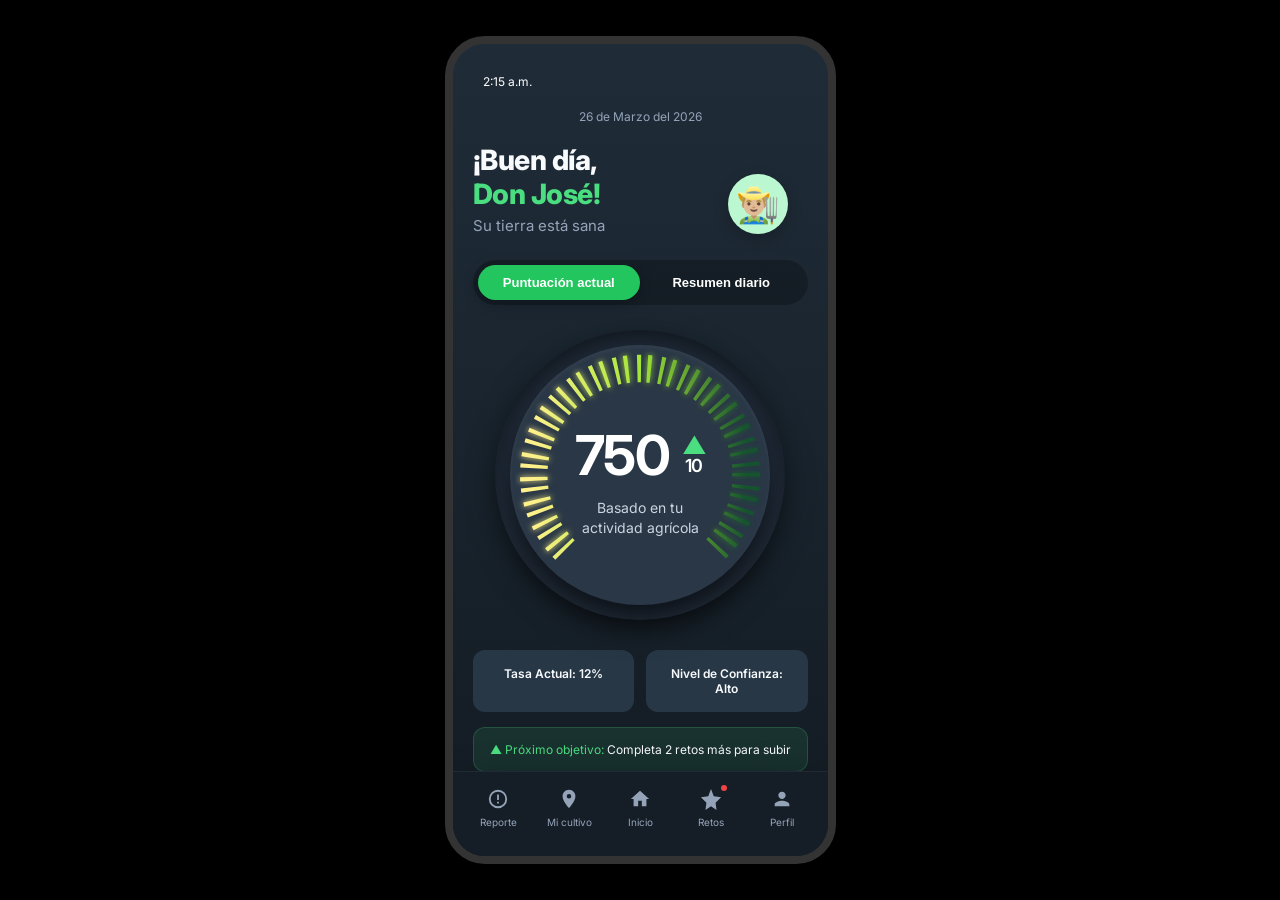
<file: AgriScoreApp/index.html>
<!DOCTYPE html>
<html lang="es">
<head>
    <meta charset="UTF-8">
    <meta name="viewport" content="width=device-width, initial-scale=1.0">
    <title>AgriScore App</title>
    <link href="https://fonts.googleapis.com/css2?family=Inter:wght@400;500;600;700;800&display=swap" rel="stylesheet">
    <link rel="stylesheet" href="style.css">
    
</head>
<body>

    <div class="mobile-frame">
        <div id="app-content">
            <div id="reloj" class="hora">
                --:--

            </div>
            <!-- VISTA: INICIO -->
            <section id="inicio" class="tab-content active">
                <span class="date">26 de Marzo del 2026</span>
                <div style="position: relative;">
                    <h1>¡Buen día,<br><span class="highlight">Don José!</span></h1>
                    <p class="subtitle text-muted">Su tierra está sana</p>
                    <div class="avatar">👨🏼‍🌾</div>
                </div>
                

                <!-- Botones de alternancia interna -->
                <div class="toggle-box">
                    <div class="toggle-indicator"></div>
                    <button class="toggle-btn active" data-subtab="puntuacion">Puntuación actual</button>
                    <button class="toggle-btn active" data-subtab="resumen">Resumen diario</button>
                </div>

                <!-- SUB-VISTA 1: Puntuación Actual -->
                <div id="puntuacion" class="sub-view active">
                 <!-- Reemplazo del medidor principal -->
                <div class="gauge-wrapper">
                    <!-- Capa para el efecto tridimensional central -->
                    <div class="gauge-inner-shadow"></div>
                    
                    <svg class="gauge-svg" viewBox="0 0 200 200">
                        <defs>
                            <!-- Gradiente de amarillo a verde oscuro -->
                            <linearGradient id="glowGradient" x1="0%" y1="0%" x2="100%" y2="0%">
                                <stop offset="0%" stop-color="#fef08a" />
                                <stop offset="50%" stop-color="#a3e635" />
                                <stop offset="100%" stop-color="#14532d" />
                            </linearGradient>
                            <!-- Filtro de resplandor (Glow) -->
                            <filter id="glow" x="-20%" y="-20%" width="140%" height="140%">
                                <feGaussianBlur stdDeviation="2.5" result="coloredBlur"/>
                                <feMerge>
                                    <feMergeNode in="coloredBlur"/>
                                    <feMergeNode in="SourceGraphic"/>
                                </feMerge>
                            </filter>
                        </defs>
                        
                        <!-- Pistas del medidor -->
                        <path class="gauge-track" d="M 40,160 A 85,85 0 1,1 160,160" />
                        <path class="gauge-fill" d="M 40,160 A 85,85 0 1,1 160,160" />
                    </svg>
                    
                    <div class="score-display">
                        <div class="score-number">
                            750 
                            <div class="score-trend-box">
                                <span class="trend-arrow">▲</span>
                                <span class="trend-value">10</span>
                            </div>
                        </div>
                        <p class="score-label">Basado en tu<br>actividad agrícola</p>
                    </div>
                </div>

                    <div class="grid-2">
                        <div class="pill-card">Tasa Actual: 12%</div>
                        <div class="pill-card">Nivel de Confianza: Alto</div>
                    </div>

                    <div class="goal-banner">
                        <span class="highlight">▲ Próximo objetivo:</span> Completa 2 retos más para subir
                    </div>

                    <p class="disclaimer">
                        Una puntuación alta en el AgriScore aumenta tus probabilidades de mejores condiciones crediticias con los bancos asociados
                    </p>
                </div>

                <!-- SUB-VISTA 2: Resumen Diario -->
                <div id="resumen" class="sub-view">
                    <h2 style="margin-top: 35px;">Condiciones actuales</h2>
                    <div class="grid-2">
                        <div class="condition-item">
                            <span class="lbl">Clima de hoy</span>
                            <span class="icon-lg">☀️</span>
                            <span class="val">Soleado</span>
                        </div>
                        <div class="condition-item">
                            <span class="lbl">Salud del cultivo</span>
                            <span class="icon-lg">✅</span>
                            <span class="val">Óptimo</span>
                        </div>
                        <div class="condition-item">
                            <span class="lbl">Humedad estimada</span>
                            <span class="icon-lg" style="color: #3b82f6;">💧</span>
                            <span class="val">75%</span>
                        </div>
                        <div class="condition-item">
                            <span class="lbl">Crecimiento semanal</span>
                            <span class="icon-lg highlight" style="font-weight: bold;">↗</span>
                            <span class="val highlight">5%</span>
                        </div>
                        <div class="alert-card">
                            <span class="icon-lg" style="color: #ef4444;">⚠️</span>
                            <div>
                                <span class="lbl" style="margin: 0 0 5px 0;">Alertas</span>
                                <p class="text-muted">Se pronostican lluvias torrenciales la próxima semana</p>
                            </div>
                        </div>
                        <div class="traffic-lights">
                            <span class="lbl">Estado general del cultivo</span>
                            <div class="lights-container">
                                <div class="light red"></div>
                                <div class="light yellow"></div>
                                <div class="light green"></div>
                            </div>
                        </div>
                    </div>
            </section>
            <!-- VISTA: MI CULTIVO -->
            <section id="cultivo" class="tab-content">
                <span class="date">26 de Marzo del 2026</span>
                <h1 style="text-align: center; margin-bottom: 25px;">Mi cultivo</h1>
                
                <h2><span class="highlight">Parcela 1:</span> "Rancho Nuevo" ⚙️</h2>

                <div class="card">
                    <h3 style="text-align: center;">Ficha técnica</h3>
                    <ul class="data-list">
                        <li><span class="icon">📍</span> <span>Coordenadas GPS:</span> <strong>24.5914° N, 107.3942° W</strong></li>
                        <li><span class="icon">🗺️</span> <span>Tamaño del terreno:</span> <strong>12.5 Hectáreas</strong></li>
                        <li><span class="icon">⭐</span> <span>Tipo de cultivo:</span> <strong>Tomate Rojo (Saladette)</strong></li>
                        <li><span class="icon">💧</span> <span>Sistema de riego:</span> <strong>Goteo por cintilla</strong></li>
                    </ul>
                </div>

                <div class="card">
                    <h3 style="text-align: center;">Mi parcela</h3>
                    <div class="flex-between">
                        <span style="color: var(--text-muted); cursor: pointer;">❮</span>
                        <div class="map-placeholder">
                            <div class="map-texture"></div>
                            <div style="position: absolute; top:0; left:0; right:0; background:#fff; color:#000; text-align:center; font-size:10px; padding:3px; font-weight:bold;">Land Classification</div>
                            <div class="map-legend">
                                <div class="map-legend-item"><div class="legend-color" style="background:#ca8a04;"></div> Bare/water</div>
                                <div class="map-legend-item"><div class="legend-color" style="background:#fde047;"></div> Sparse veg.</div>
                                <div class="map-legend-item"><div class="legend-color" style="background:#4ade80;"></div> Moderate (crops)</div>
                                <div class="map-legend-item"><div class="legend-color" style="background:#166534;"></div> Dense vegetation</div>
                            </div>
                        </div>
                        <span style="color: var(--text-muted); cursor: pointer; margin-left: 10px;">❯</span>
                    </div>
                </div>

                <div class="card">
                    <h3 style="text-align: center;">Crecimiento histórico del cultivo</h3>
                    <div class="chart-container">
                        <svg class="chart-svg" viewBox="0 0 300 120" preserveAspectRatio="none">
                            <line x1="30" y1="0" x2="30" y2="100" class="chart-grid" />
                            <line x1="80" y1="0" x2="80" y2="100" class="chart-grid" />
                            <line x1="130" y1="0" x2="130" y2="100" class="chart-grid" />
                            <line x1="180" y1="0" x2="180" y2="100" class="chart-grid" />
                            <line x1="230" y1="0" x2="230" y2="100" class="chart-grid" />
                            <line x1="280" y1="0" x2="280" y2="100" class="chart-grid" />
                            
                            <linearGradient id="chartFill" x1="0" y1="0" x2="0" y2="1">
                                <stop offset="0%" stop-color="rgba(74, 222, 128, 0.2)"/>
                                <stop offset="100%" stop-color="rgba(74, 222, 128, 0)"/>
                            </linearGradient>
                            <path d="M 10 90 Q 30 70 80 70 T 150 40 T 230 20 T 290 10 L 290 100 L 10 100 Z" fill="url(#chartFill)" />
                            <path d="M 10 90 Q 30 70 80 70 T 150 40 T 230 20 T 290 10" class="chart-line" />
                            
                            <circle cx="10" cy="90" r="4" class="chart-point" />
                            <circle cx="80" cy="70" r="4" class="chart-point" />
                            <circle cx="150" cy="40" r="4" class="chart-point" />
                            <circle cx="230" cy="20" r="4" class="chart-point" />
                            <circle cx="290" cy="10" r="4" class="chart-point" />
                            
                            <g class="chart-labels">
                                <text x="70" y="115">OCT</text>
                                <text x="120" y="115">NOV</text>
                                <text x="170" y="115">DIC</text>
                                <text x="220" y="115">ENE</text>
                                <text x="250" y="115">FEB</text>
                                <text x="275" y="115">MAR</text>
                            </g>
                        </svg>
                    </div>
                </div>
            </section>

            <!-- VISTA: REPORTE -->
            <section id="reporte" class="tab-content">
                <span class="date">26 de Marzo del 2026</span>
                <h1 style="text-align: center; margin-bottom: 25px;">Reporte de crédito</h1>
                
                <h2 style="margin-bottom: 5px;"><span class="highlight">Don José,</span></h2>
                <p class="subtitle" style="margin-top: 0;">¡Tu AgriScore está en buena forma!</p>

                <div class="flex-between" style="margin-top: 25px;">
                    <span style="font-weight: 800; font-size: 14px;"><span class="highlight">750</span> <span class="text-muted">/ 850</span></span>
                    <span class="highlight" style="font-weight: 800; font-size: 14px; letter-spacing: 1px;">EXCELENTE</span>
                </div>

                <div class="linear-gauge">
                    <div class="linear-track">
                        <div class="linear-marker"></div>
                    </div>
                    <div class="linear-labels">
                        <span>300</span><span>560</span><span>750</span><span>850</span>
                    </div>
                </div>

                <p style="text-align: center; font-size: 11px; color: var(--text-muted); margin-top: 40px;">Crecimiento de puntaje crediticio AgriScore</p>
                <div class="chart-container" style="height: 200px; margin-bottom: 30px;">
                    <svg class="chart-svg" viewBox="0 0 300 150" preserveAspectRatio="none">
                        <g class="chart-labels">
                            <text x="0" y="20">850</text>
                            <text x="0" y="45">750</text>
                            <text x="0" y="70" font-weight="bold" fill="#fff">650</text>
                            <text x="0" y="95">550</text>
                            <text x="0" y="120">450</text>
                            <text x="0" y="145">350</text>
                        </g>
                        <path d="M 30 110 L 40 100 L 50 100 L 60 110 L 70 90 L 80 95 L 90 90 L 100 80 L 110 80 L 120 95 L 130 90 L 140 70 L 150 75 L 160 55 L 170 70 L 180 75 L 190 65 L 200 55 L 210 65 L 220 55 L 230 65 L 240 55 L 250 50 L 260 40 L 270 50 L 280 40 L 290 10" stroke="var(--accent-green)" stroke-width="3" fill="none" stroke-linejoin="round"/>
                        <path d="M 30 125 L 40 115 L 50 115 L 60 125 L 70 105 L 80 110 L 90 105 L 100 95 L 110 95 L 120 110 L 130 105 L 140 85 L 150 90 L 160 70 L 170 85 L 180 90 L 190 80 L 200 70" stroke="rgba(255,255,255,0.05)" stroke-width="6" fill="none" stroke-linejoin="round"/>
                        <g class="chart-labels" style="text-anchor: middle;">
                            <text x="50" y="145">ENE</text>
                            <text x="100" y="145">FEB</text>
                            <text x="160" y="145" fill="#fff" font-weight="bold">MAR</text>
                            <text x="220" y="145">ABR</text>
                            <text x="270" y="145">MAY</text>
                        </g>
                    </svg>
                </div>

                <div class="card flex-between" style="padding: 15px;">
                    <div style="display: flex; align-items: center; gap: 15px;">
                        <div class="bank-icon" style="background: #3b82f6; color: #fff; border-radius: 8px;">1</div>
                        <div>
                            <span style="display: block; font-weight: 600; font-size: 14px;">Reporte mensual de AgriScore</span>
                            <span class="text-muted" style="font-size: 11px;">Revisa tu historial</span>
                        </div>
                    </div>
                    <span class="text-muted">❯</span>
                </div>

                <h2 style="margin-top: 30px;">Créditos vinculados</h2>
                
                <div class="credit-item">
                    <div class="flex-between">
                        <div class="credit-header">
                            <div class="bank-icon" style="background: #22c55e; color: #fff;">1</div>
                            <div>
                                <span style="display: block; font-weight: 700; font-size: 14px;">Crédito Agrícola 1</span>
                                <span class="text-muted" style="font-size: 12px;">Nombre del Banco 1</span>
                            </div>
                        </div>
                        <span class="text-muted">❯</span>
                    </div>
                </div>

                <div class="credit-item" style="background: var(--card-bg);">
                    <div class="flex-between">
                        <div class="credit-header">
                            <div class="bank-icon" style="background: #d97706; color: #fff;">1</div>
                            <div>
                                <span style="display: block; font-weight: 700; font-size: 14px;">Crédito Agrícola 2</span>
                                <span class="text-muted" style="font-size: 12px;">Nombre del Banco 2</span>
                            </div>
                        </div>
                        <span class="text-muted">⌄</span>
                    </div>
                    
                    <div class="credit-details">
                        <div style="display: flex; justify-content: center; align-items: baseline; gap: 10px;">
                            <span style="font-size: 20px; font-weight: 700; color: var(--accent-green);">Monto<br>total</span>
                            <span class="amount">= $1,000,000</span>
                        </div>
                        
                        <div class="payment">Próximo pago = $15,000</div>
                        <span class="text-muted" style="font-size: 12px;">Fecha de pago: 01 de Abril 2026</span>
                        
                        <div class="grid-2" style="margin-top: 20px;">
                            <button style="background: rgba(255,255,255,0.05); border: none; color: var(--text-muted); padding: 12px; border-radius: 8px; font-size: 11px; font-weight: 600; display: flex; align-items: center; justify-content: center; gap: 5px;">
                                Ver detalles <span style="color: var(--accent-green); font-size: 16px;">👁</span>
                            </button>
                            <button style="background: rgba(255,255,255,0.05); border: none; color: var(--text-muted); padding: 12px; border-radius: 8px; font-size: 11px; font-weight: 600; display: flex; align-items: center; justify-content: center; gap: 5px;">
                                Contactar al banco <span style="color: var(--accent-green); font-size: 16px;">📞</span>
                            </button>
                        </div>
                        
                        <p style="font-size: 10px; color: var(--text-muted); margin-top: 20px; line-height: 1.4;">
                            ¡Mantén tu <span class="highlight">AgriScore</span> alto para que tu banco vea tu buen desempeño!
                        </p>
                    </div>
                </div>
            </section>

            <!-- VISTA: RETOS -->
            <section id="retos" class="tab-content">
                <span class="date">26 de Marzo del 2026</span>
                <h1 style="text-align: center;">Muro de Retos</h1>
                <p class="subtitle text-muted" style="text-align: center; margin-bottom: 30px;">Sube tu puntaje de AgriScore y aumenta tus probabilidades de mejorar tu crédito</p>

                <h2>Retos disponibles</h2>
                <div class="grid-2">
                    <div class="reto-card">
                        <h4>Prácticas Sustentables</h4>
                        <span class="reto-count">42 Retos ↗</span>
                        <div class="progress-bar">
                            <div class="progress-fill" style="width: 44%; background: var(--chal-orange);"></div>
                            <span class="progress-text" style="color: #0f172a;">44%</span>
                        </div>
                        <div class="reto-icon-box" style="background: var(--chal-orange); color: #fff;">🍃</div>
                    </div>

                    <div class="reto-card">
                        <h4>Cuidado <br>de la tierra</h4>
                        <span class="reto-count">60 Retos ↗</span>
                        <div class="progress-bar">
                            <div class="progress-fill" style="width: 32%; background: var(--chal-red);"></div>
                            <span class="progress-text" style="color: #0f172a;">32%</span>
                        </div>
                        <div class="reto-icon-box" style="background: var(--chal-red); color: #0f172a;">🌱</div>
                    </div>

                    <div class="reto-card">
                        <h4>Ahorro de Agua</h4>
                        <span class="reto-count">34 Retos ↗</span>
                        <div class="progress-bar">
                            <div class="progress-fill" style="width: 65%; background: var(--chal-yellow);"></div>
                            <span class="progress-text" style="color: #0f172a;">65%</span>
                        </div>
                        <div class="reto-icon-box" style="background: var(--chal-yellow); color: #000;">🚿</div>
                    </div>

                    <div class="reto-card">
                        <h4>Fertilización</h4>
                        <span class="reto-count">28 Retos ↗</span>
                        <div class="progress-bar">
                            <div class="progress-fill" style="width: 82%; background: var(--chal-green);"></div>
                            <span class="progress-text" style="color: #0f172a;">82%</span>
                        </div>
                        <div class="reto-icon-box" style="background: var(--chal-green); color: #0f172a;">🏺</div>
                    </div>
                </div>

                <h2 style="margin-top: 30px;">Retos completados</h2>
                <div class="grid-2">
                    <div class="reto-card">
                        <h4>Vigor de la cosecha</h4>
                        <span class="reto-count">20 Retos ↗</span>
                        <div class="progress-bar" style="background: var(--chal-green); justify-content: flex-end;">
                            <span class="progress-text" style="color: #fff;">100%</span>
                        </div>
                        <div class="reto-icon-box" style="background: #1e293b; color: #fff;">★</div>
                    </div>
                    
                    <div class="reto-card">
                        <h4>Conocimiento y Capacitación</h4>
                        <span class="reto-count">16 Retos ↗</span>
                        <div class="progress-bar" style="background: var(--chal-green); justify-content: flex-end;">
                            <span class="progress-text" style="color: #fff;">100%</span>
                        </div>
                        <div class="reto-icon-box" style="background: #fff; border: 1px solid #ccc; color: #0f172a;">📖</div>
                    </div>
                </div>
            </section>

            <!-- VISTA: PERFIL -->
            <section id="perfil" class="tab-content">
                <span class="date">26 de Marzo del 2026</span>
                <h1 style="text-align: center; margin-bottom: 30px;">Mi perfil</h1>

                <div class="avatar large">👨🏼‍🌾</div>

                <div class="card" style="margin-top: 30px;">
                    <h3 style="text-align: center; color: var(--text-main); font-size: 16px; margin-bottom: 20px;">Datos Personales</h3>
                    
                    <ul class="data-list profile-list">
                        <li>
                            <span style="width: 130px;"><span style="color: var(--accent-green);">👤</span> Nombre:</span>
                            <strong style="font-weight: 500;">José Ramón López Pérez</strong>
                        </li>
                        <li>
                            <span style="width: 130px;"><span style="color: #eab308;">📁</span> CURP:</span>
                            <strong style="font-weight: 500;">JRLP920315HDFLRS09</strong>
                        </li>
                        <li>
                            <span style="width: 130px;"><span style="color: #a855f7;">📞</span> Teléfono:</span>
                            <strong style="font-weight: 500;">(+52) 961-123-4567</strong>
                        </li>
                        <li>
                            <span style="width: 130px;"><span style="color: #ef4444;">📍</span> Localidad:</span>
                            <strong style="font-weight: 500;">Sindicatura de Costa Rica,<br>Culiacán, Sinaloa, México</strong>
                        </li>
                        <li>
                            <span style="width: 130px;"><span style="color: #3b82f6;">🌐</span> Idioma:</span>
                            <strong style="font-weight: 500;">Español</strong>
                        </li>
                        <li>
                            <span style="width: 130px; gap: 10px;"><span style="color: #d946ef;">🕒</span> Antigüedad:</span>
                            <strong style="font-weight: 500;">Miembro desde: Mayo 2024</strong>
                        </li>
                    </ul>
                </div>

                <div class="tooltip">¿Tienes preguntas?<br>¡Chatea con nuestro Agente de IA en WhatsApp!</div>
                <div class="whatsapp-fab">
                    <svg width="28" height="28" viewBox="0 0 24 24" fill="currentColor">
                        <path d="M17.472 14.382c-.297-.149-1.758-.867-2.03-.967-.273-.099-.471-.148-.67.15-.197.297-.767.966-.94 1.164-.173.199-.347.223-.644.075-.297-.15-1.255-.463-2.39-1.475-.888-.788-1.489-1.761-1.662-2.06-.173-.297-.018-.458.13-.606.134-.133.298-.347.446-.52.149-.174.198-.298.298-.497.099-.198.05-.371-.025-.52-.075-.149-.669-1.612-.916-2.207-.242-.579-.487-.5-.669-.51a12.8 12.8 0 0 0-.57-.01c-.198 0-.52.074-.792.372-.272.297-1.04 1.016-1.04 2.479 0 1.462 1.065 2.875 1.213 3.074.149.198 2.096 3.2 5.077 4.487.709.306 1.262.489 1.694.625.712.227 1.36.195 1.871.118.571-.085 1.758-.719 2.006-1.413.248-.694.248-1.289.173-1.413-.074-.124-.272-.198-.57-.347m-5.421 7.403h-.004a9.87 9.87 0 0 1-5.031-1.378l-.361-.214-3.741.982.998-3.648-.235-.374a9.86 9.86 0 0 1-1.51-5.26c.001-5.45 4.436-9.884 9.888-9.884 2.64 0 5.122 1.03 6.988 2.898a9.825 9.825 0 0 1 2.893 6.994c-.003 5.45-4.437 9.884-9.885 9.884m8.413-18.297A11.815 11.815 0 0 0 12.05 0C5.495 0 .16 5.335.157 11.892c0 2.096.547 4.142 1.588 5.945L.057 24l6.305-1.654a11.882 11.882 0 0 0 5.683 1.448h.005c6.554 0 11.89-5.335 11.893-11.893a11.821 11.821 0 0 0-3.48-8.413Z"/>
                    </svg>
                </div>
            </section>
        </div>
    
        <!-- NAVEGACIÓN INFERIOR -->
        
        <nav class="bottom-nav">
           <div class="nav-indicator"></div>
            
            <button class="nav-item" data-tab="reporte">
                <svg viewBox="0 0 24 24"><path d="M12 20a8 8 0 0 0 8-8 8 8 0 0 0-8-8 8 8 0 0 0-8 8 8 8 0 0 0 8 8m0-18a10 10 0 1 1 0 20 10 10 0 0 1 0-20M11 7h2v6h-2V7m0 8h2v2h-2v-2z" fill-rule="evenodd" clip-rule="evenodd"/></svg>
                <span>Reporte</span>
            </button>
            <button class="nav-item" data-tab="cultivo">
                <svg viewBox="0 0 24 24"><path d="M12 2C8.13 2 5 5.13 5 9c0 5.25 7 13 7 13s7-7.75 7-13c0-3.87-3.13-7-7-7zm0 9.5a2.5 2.5 0 0 1 0-5 2.5 2.5 0 0 1 0 5z"/></svg>
                <span>Mi cultivo</span>
            </button>
            <button class="nav-item" data-tab="inicio">
                <svg viewBox="0 0 24 24"><path d="M10 20v-6h4v6h5v-8h3L12 3 2 12h3v8z"/></svg>
                <span>Inicio</span>
            </button>
            <button class="nav-item" data-tab="retos">
                <div class="red-dot"></div>
                <svg viewBox="0 0 24 24"><path d="M12 1L9 9l-8 1 6 6-1 8 6-4 6 4-1-8 6-6-8-1-3-8z"/></svg>
                <span>Retos</span>
            </button>
            <button class="nav-item" data-tab="perfil">
                <svg viewBox="0 0 24 24"><path d="M12 12c2.21 0 4-1.79 4-4s-1.79-4-4-4-4 1.79-4 4 1.79 4 4 4zm0 2c-2.67 0-8 1.34-8 4v2h16v-2c0-2.66-5.33-4-8-4z"/></svg>
                <span>Perfil</span>
            </button>
           
            
           
        </nav>
       
        <div class ='barra'></div>
        <div class="barra2">
    
        <!-- Este contenedor es el que tiene el view-transition-name: app-morph -->
        <div id="app-content">
            <!-- SECCIONES DE CONTENIDO (Inicio, Cultivo, etc.) -->
        </div>
        
        <!-- Este contenedor está fuera, por lo que no se moverá con el contenido superior -->
        <nav class="bottom-nav">
            <!-- BOTONES nav-item -->
        </nav>
        </div>
    </div>

    <script src="script.js"></script>
</body>
</html>
</file>
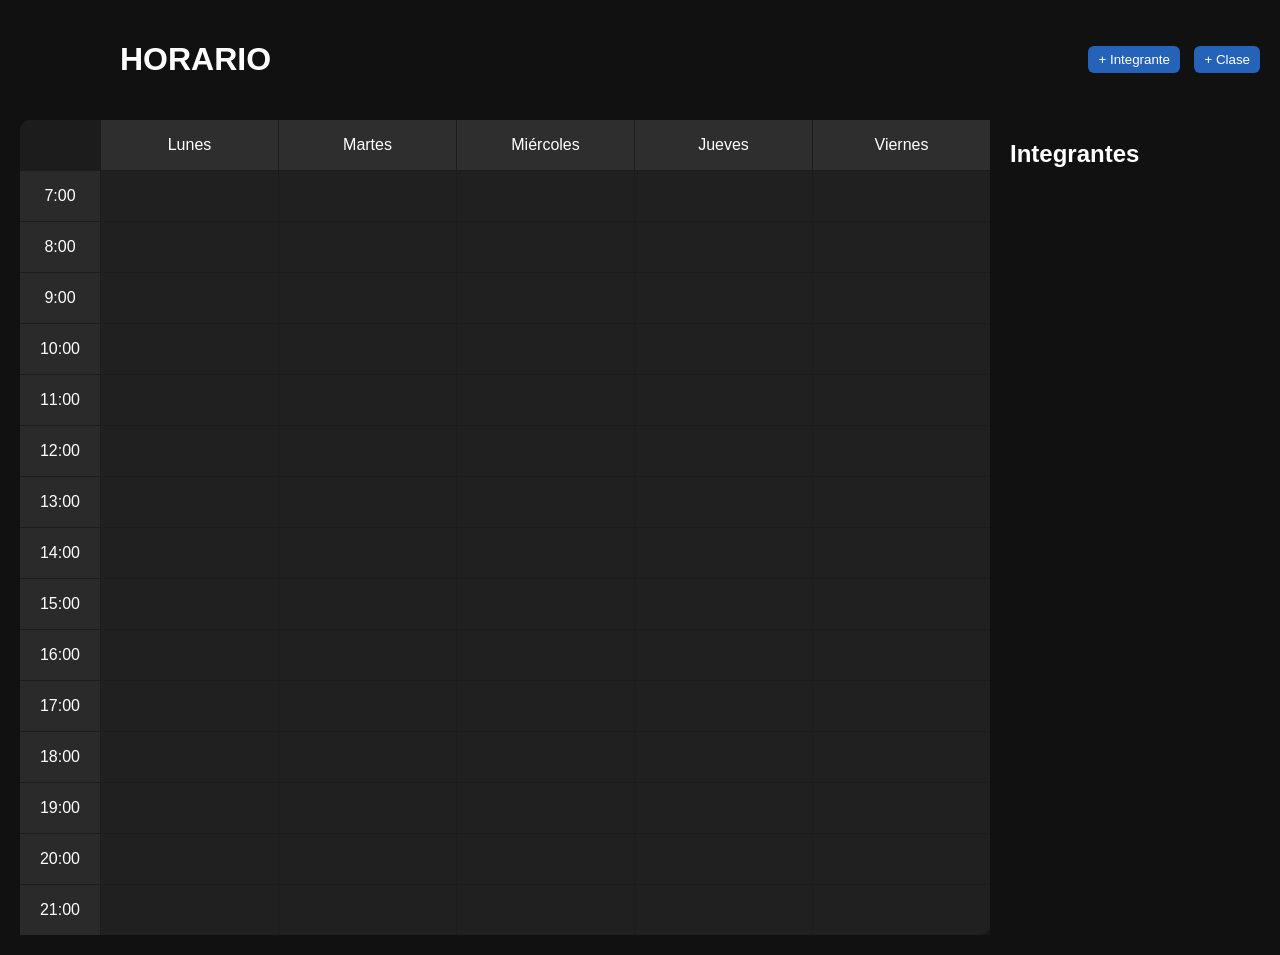
<file: AppHorarios/index.html>
<!DOCTYPE html>
<html lang="es">
<head>
  <meta charset="UTF-8">
  <title>Horario Equipo</title>
  <link rel="stylesheet" href="styles.css">
</head>
<body>

<div class="container">

  <header>
    <h1>HORARIO</h1>
    <div>
      <button id="addMemberBtn">+ Integrante</button>
      <button id="addClassBtn">+ Clase</button>
    </div>
  </header>
  
    

  <div class="main">
    <div class="schedule" id="schedule"></div>

    <aside class="sidebar">
      <h2>Integrantes</h2>
      <ul id="memberList"></ul>
    </aside>
  </div>

</div>

<!-- MODAL -->
<div id="modal" class="modal hidden">
  <div class="modal-content">
    <h2 id="modalTitle">Clase</h2>

    <label>Integrante</label>
    <select id="memberSelect"></select>

    <label>Día</label>
    <select id="daySelect"></select>

    <label>Hora inicio</label>
    <select id="hourSelect"></select>

    <label>Duración</label>
    <input type="number" id="durationInput" min="1" max="10">

    <button id="saveClass">Guardar</button>
    <button id="deleteClass">Eliminar</button>
    <button id="closeModal">Cancelar</button>
  </div>
</div>
<!-- MODAL2 -->
<div id="memberModal" class="modal hidden">
  <div class="modal-content">
    <h2 id="memberModalTitle">Integrante</h2>

    <label>Nombre</label>
    <input type="text" id="memberNameInput">

    <label>Color</label>
    <input type="color" id="memberColorInput">

    <label>Patrón</label>
    <div id="patternOptions" class="patterns">
      <div class="pattern-box" data-pattern=""></div>
      <div class="pattern-box pattern-stripes" data-pattern="pattern-stripes"></div>
      <div class="pattern-box pattern-dots" data-pattern="pattern-dots"></div>
      <div class="pattern-box pattern-stripes-vertical" data-pattern="pattern-stripes-vertical"></div>
      <div class="pattern-box pattern-cross" data-pattern="pattern-cross"></div>
      <div class="pattern-box pattern-stripes-inver" data-pattern="pattern-stripes-inver"></div>
    </div>

    <button id="saveMember">Guardar</button>
    <button id="deleteMember">Eliminar</button>
    <button id="closeMemberModal">Cancelar</button>
  </div>
</div>



<script src="app.js"></script>
</body>
</html>
</file>
<file: AgriScoreApp/style.css>
:root {
    --bg-dark: #1b2631;
    --bg-darker: #131b23;
    --card-bg: #273746;
    --card-hover: #2c3e50;
    --accent-green: #4ade80;
    --accent-green-dark: #22c55e;
    --text-main: #f8fafc;
    --text-muted: #94a3b8;
    --nav-bg: #151e27;
    --border-color: rgba(255, 255, 255, 0.08);
    
    --chal-orange: #f59e0b;
    --chal-red: #ef4444;
    --chal-yellow: #eab308;
    --chal-green: #22c55e;
}

body {
    margin: 0;
    background-color: #000;
    font-family: 'Inter', sans-serif;
    color: var(--text-main);
    display: flex;
    justify-content: center;
    align-items: center;
    min-height: 100vh;
}

.mobile-frame {
    width: 375px;
    height: 812px;
    background: linear-gradient(180deg, #1f2c38 0%, var(--bg-darker) 100%);
    position: relative;
    overflow: hidden;
    border-radius: 40px;
    box-shadow: 0 20px 50px rgba(0,0,0,0.8);
    border: 8px solid #333;
}

#app-content {
    height: calc(100% - 85px);
    overflow-y: auto;
    overflow-x: hidden;
    padding: 30px 20px 40px 20px;
    box-sizing: border-box;
    view-transition-name: app-morph;
}

#app-content::-webkit-scrollbar { display: none; }

.tab-content { display: none; animation: fadeIn 0.4s ease; }
.tab-content.active { display: block; }

@keyframes fadeIn {
    from { opacity: 0; transform: translateY(5px); }
    to { opacity: 1; transform: translateY(0); }
}

h1 { font-size: 28px; font-weight: 800; margin: 5px 0; line-height: 1.2; letter-spacing: -0.5px; }
h2 { font-size: 20px; font-weight: 700; margin: 0 0 15px 0; }
h3 { font-size: 15px; font-weight: 600; color: var(--text-muted); margin: 0 0 15px 0; }

.hora { font-size: 12px; color: white; text-align: left;margin-left: 10px; display: block; margin-bottom: 20px; }
.date { font-size: 12px; color: var(--text-muted); text-align: center; display: block; margin-bottom: 20px; }
.highlight { color: var(--accent-green); }
.text-white { color: var(--text-main); }
.text-muted { color: var(--text-muted); font-size: 13px; }
.subtitle { font-size: 15px; margin-top: 5px; }

.card { background: var(--card-bg); border-radius: 16px; padding: 20px; margin-bottom: 20px; box-shadow: 0 4px 15px rgba(0,0,0,0.1); }
.flex-between { display: flex; justify-content: space-between; align-items: center; }
.grid-2 { display: grid; grid-template-columns: 1fr 1fr; gap: 12px; }

/* Avatares */
.avatar {
    width: 60px; height: 60px; border-radius: 50%;
    background: #bbf7d0; display: flex; justify-content: center; align-items: center;
    font-size: 35px; position: absolute; right: 20px; top: 30px;
    box-shadow: 0 5px 15px rgba(0,0,0,0.2);
}
.avatar.large {
    position: relative; width: 80px; height: 80px; top: 0; right: 0;
    margin: 0 auto 20px auto; font-size: 45px;
}

/* CONTENEDOR */


/* INDICADOR DESLIZANTE */
.toggle-indicator {
    position: absolute;
    top: 5px;
    left: 5px;
    width: calc(50% - 5px);
    height: calc(100% - 10px);
    backdrop-filter: blur(10px);
    box-shadow: 0 4px 15px rgba(0,0,0,0.25);
    background: #22c55e;
    border-radius: 25px;
    transition: transform 0.4s cubic-bezier(0.25, 0.8, 0.25, 1);
    z-index: 1;
}
.toggle-box {
    position: relative;
    background: rgba(0,0,0,0.25);
    border-radius: 30px;
    padding: 5px;
    display: flex;
    margin: 25px 0;
}

/* BOTONES */
.toggle-btn {
    flex: 1;
    text-align: center;
    padding: 10px;
    border-radius: 25px;
    font-size: 13px;
    font-weight: 600;
    color: var(--text-muted);
    border: none;
    background: transparent;
    cursor: pointer;
    position: relative;
    z-index: 2;
    transition: color 0.3s ease;
}

.toggle-btn.active {
    color: #fff;
}

.toggle-btn:not(.active):hover {
    color: var(--text-main);
}

/* SUB-VISTAS */
.sub-view {
    display: none;
    animation: fadeIn 3.5s ease;
}

.sub-view.active {
    display: block;
}

@keyframes fadeIn {
    from { opacity: 0; transform: translateY(5px); }
    to { opacity: 1; transform: translateY(0); }
}
/* Indicador Circular */
.gauge-wrapper {
    width: 290px; 
    height: 290px; 
    margin: 0 auto 30px auto;
    background: #232f3e; /* Color base oscuro del anillo exterior */
    border-radius: 50%; 
    position: relative;
    display: flex; 
    justify-content: center; 
    align-items: center;
    /* Sombras compuestas para el bisel exterior */
    box-shadow: 
        inset 0px 10px 20px rgba(0, 0, 0, 0.5), 
        inset 0px -5px 15px rgba(255, 255, 255, 0.03), 
        0 10px 30px rgba(0,0,0,0.4);
}
.gauge-inner-shadow {
    position: absolute;
    width: 260px;
    height: 260px;
    border-radius: 50%;
    background: #2a3746; /* Color del círculo central */
    /* Sombra proyectada sobre el anillo exterior */
    box-shadow: 
        0px 15px 25px rgba(0,0,0,0.6), 
        inset 0px 2px 4px rgba(255,255,255,0.05);
    z-index: 1;
}
.gauge-svg { 
    position: absolute; 
    width: 250px; 
    height: 250px; 
    z-index: 2;
}
.gauge-track { 
    fill: none; 
    stroke: url(#glowGradient);
    stroke-width: 22; /* Define la longitud de la barra hacia el centro */
    stroke-dasharray: 3 15; /* El primer valor (3) es el grosor de la barra, el segundo (15) es la separación */
    stroke-linecap: butt; /* Elimina el borde redondeado para formar rectángulos exactos */
}
.gauge-fill { 
    fill: none; 
    stroke: url(#glowGradient); 
    stroke-width: 22; /* Debe coincidir exactamente con el valor en .gauge-track */
    stroke-dasharray: 3 15; 
    stroke-linecap: butt;
    
    /* Compensación para mostrar el porcentaje correcto */
    stroke-dashoffset: 100; 
    filter: url(#glow);
    transition: stroke-dashoffset 1s ease-out;
}

.score-display { 
    text-align: center; 
    z-index: 3; 
    margin-top: 15px; 
}
.score-number { 
    font-size: 55px; 
    font-weight: 700; 
    display: flex; 
    align-items: center; 
    justify-content: center; 
    gap: 12px; 
    line-height: 1; 
    color: #ffffff;
    letter-spacing: -1px;
}
.score-trend-box {
    display: flex;
    flex-direction: column;
    align-items: center;
    justify-content: center;
}
.trend-arrow { 
    font-size: 24px; 
    color: #4ade80; 
    line-height: 0.8;
}

.trend-value { 
    font-size: 18px; 
    font-weight: 600; 
    color: #ffffff;
    line-height: 1;
    margin-top: 2px;
}

.score-label { 
    font-size: 14px; 
    color: #cbd5e1; 
    margin: 15px auto 0; 
    line-height: 1.4; 
    font-weight: 400;
}

/* Tarjetas Informativas */
.pill-card { background: var(--card-bg); padding: 16px; border-radius: 12px; text-align: center; font-size: 12px; font-weight: 600; }
.goal-banner { background: rgba(74, 222, 128, 0.1); border: 1px solid rgba(74, 222, 128, 0.2); border-radius: 12px; padding: 14px; text-align: center; font-size: 12px; margin-top: 15px; }
.disclaimer { font-size: 11px; font-style: italic; color: var(--text-muted); text-align: center; margin-top: 25px; line-height: 1.5; padding: 0 10px; }

/* Condiciones */
.condition-item { background: var(--card-bg); padding: 15px; border-radius: 14px; text-align: center; }
.condition-item .lbl { font-size: 11px; color: var(--text-muted); display: block; margin-bottom: 10px; font-weight: 600; }
.condition-item .val { font-size: 15px; font-weight: 700; display: block; margin-top: 10px; }
.icon-lg { font-size: 28px; }
.alert-card { background: var(--card-bg); grid-column: span 2; padding: 15px; border-radius: 14px; display: flex; align-items: center; gap: 15px; }
.alert-card p { margin: 0; font-size: 12px; line-height: 1.4; }
.traffic-lights { background: var(--card-bg); grid-column: span 2; padding: 15px; border-radius: 14px; text-align: center; }
.lights-container { display: flex; justify-content: center; gap: 15px; margin-top: 10px; }
.light { width: 30px; height: 30px; border-radius: 50%; opacity: 0.3; box-shadow: inset 0 2px 5px rgba(0,0,0,0.5); }
.light.red { background: #ef4444; opacity: 1; }
.light.yellow { background: #eab308; opacity: 1; }
.light.green { background: #22c55e; opacity: 1; box-shadow: 0 0 15px rgba(34, 197, 94, 0.4); }

/* Datos de Cultivo */
.data-list { list-style: none; padding: 0; margin: 0; }
.data-list li { display: flex; align-items: flex-start; margin-bottom: 12px; font-size: 13px; line-height: 1.4; }
.data-list li .icon { width: 20px; text-align: center; margin-right: 10px; }
.data-list li span { color: var(--text-muted); width: 140px; flex-shrink: 0; }
.data-list li strong { color: var(--text-main); flex-grow: 1; text-align: right; }

.map-placeholder {
    width: 100%; height: 220px; background: #000; border-radius: 12px; overflow: hidden;
    position: relative; border: 1px solid var(--border-color);
}
.map-texture {
    width: 100%; height: 100%;
    background: repeating-linear-gradient(45deg, #166534 0%, #166534 5%, #854d0e 5%, #854d0e 10%, #ca8a04 10%, #ca8a04 15%, #22c55e 15%, #22c55e 20%);
    opacity: 0.8; filter: blur(1px) contrast(1.5);
}
.map-legend {
    position: absolute; bottom: 10px; right: 10px; background: rgba(255,255,255,0.9);
    padding: 5px 8px; border-radius: 6px; font-size: 9px; color: #000;
}
.map-legend-item { display: flex; align-items: center; gap: 5px; margin: 2px 0; }
.legend-color { width: 15px; height: 6px; border-radius: 2px; }

/* Gráficos y Barras Lineales */
.chart-container { height: 160px; position: relative; margin-top: 20px; }
.chart-svg { width: 100%; height: 100%; overflow: visible; }
.chart-line { fill: none; stroke: var(--accent-green); stroke-width: 2.5; stroke-linecap: round; stroke-linejoin: round; }
.chart-point { fill: var(--bg-dark); stroke: var(--accent-green); stroke-width: 2.5; }
.chart-grid { stroke: rgba(255,255,255,0.05); stroke-width: 1; stroke-dasharray: 4 4; }
.chart-labels text { fill: var(--text-muted); font-size: 9px; font-family: 'Inter', sans-serif; }

.linear-gauge { margin: 30px 0; position: relative; }
.linear-track { height: 12px; background: linear-gradient(90deg, #ef4444 0%, #f97316 25%, #eab308 50%, #84cc16 75%, #22c55e 100%); border-radius: 6px; position: relative; }
.linear-marker { position: absolute; top: -6px; bottom: -6px; width: 4px; background: #fff; border-radius: 2px; left: 75%; box-shadow: 0 0 5px rgba(0,0,0,0.5); }
.linear-labels { display: flex; justify-content: space-between; font-size: 11px; color: var(--text-muted); margin-top: 10px; }

/* Reporte de Crédito */
.credit-item { background: var(--card-hover); padding: 15px; border-radius: 12px; margin-top: 10px; }
.credit-header { display: flex; align-items: center; gap: 12px; }
.bank-icon { width: 36px; height: 36px; border-radius: 50%; display: flex; align-items: center; justify-content: center; font-weight: bold; }
.credit-details { border-top: 1px solid var(--border-color); margin-top: 15px; padding-top: 15px; text-align: center; }
.amount { font-size: 26px; font-weight: 800; color: var(--accent-green); margin: 10px 0; }
.payment { font-size: 16px; font-weight: 600; margin-bottom: 5px; }

/* Retos */
.reto-card { background: var(--text-main); color: #0f172a; padding: 18px; border-radius: 16px; position: relative; min-height: 90px}
.reto-card h4 { margin: 0 10px 5px 0; font-size: 14px; font-weight: 600; line-height: 1;margin-top: 15px;}
.reto-count { font-size: 10px; color: #64748b; font-weight: 600; position: absolute;top: 18px;right: 18px;margin: 0;}
.reto-icon-box { position: absolute; bottom: 18px; left: 18px; width: 36px; height: 36px; border-radius: 50%; display: flex; align-items: center; justify-content: center; font-size: 18px; background: #fff; box-shadow: 0 2px 5px rgba(0,0,0,0.1); z-index: 2; }
.progress-bar { position: absolute; bottom: 18px; left: 18px; right: 18px; height: 36px; background: #e2e8f0; border-radius: 18px; overflow: hidden; display: flex; align-items: center; justify-content: flex-end; padding-right: 15px; }
.progress-fill { position: absolute; top: 0; left: 0; height: 100%; border-radius: 18px; }
.progress-text { position: relative; z-index: 10; font-size: 12px; font-weight: 800; color: #000000; }

/* Perfil */
.profile-list li { border-bottom: 1px solid var(--border-color); padding-bottom: 20px; }
.profile-list li:last-child { border-bottom: none; padding-bottom: 0; z-index: 10}
.whatsapp-fab { position: absolute; bottom: 100px; right: 20px; width: 50px; height: 50px; background: #25D366; border-radius: 50%; display: flex; align-items: center; justify-content: center; font-size: 24px; color: #fff; box-shadow: 0 5px 15px rgba(37, 211, 102, 0.4); cursor: pointer; }
.tooltip { position: absolute; bottom: 110px; right: 85px; background: #e2e8f0; color: #0f172a; padding: 12px; border-radius: 12px 12px 0 12px; font-size: 11px; font-weight: 600; text-align: center; width: 140px; box-shadow: 0 5px 15px rgba(0,0,0,0.2); }
.tooltip::after { content: ''; position: absolute; bottom: -8px; right: 0; border-width: 8px 8px 0 0; border-style: solid; border-color: #e2e8f0 transparent transparent transparent; }

/* Navegación Inferior */

.bottom-nav {
    position: absolute;
    bottom: 0;
    width: 100%;
    height: 85px;
    background: var(--nav-bg);
    border-top: 1px solid rgba(255,255,255,0.05);
    display: flex;
    justify-content: space-between;
    padding: 15px 10px 0;
    box-sizing: border-box;
    z-index: 99;
    view-transition-name: nav-bar-fixed;
}

.barra2 {
    width: 375px;
    height: 812px;
    background: linear-gradient(180deg, #1f2c38 0%, var(--bg-darker) 100%);
    position: relative;
    overflow: hidden;
    border-radius: 40px;
    box-shadow: 0 20px 50px rgba(0,0,0,0.8);
    border: 8px solid #333;
}
.barra {
    position: relative;
    bottom: -1px;
    width: 100%;
    height: 9px;
    background: var(--nav-bg);

    z-index: 100;
}


.nav-item {
    background: none; border: none; color: var(--text-muted);
    display: flex; flex-direction: column; align-items: center; gap: 6px;
    font-size: 10px; cursor: pointer; flex: 1; position: relative;
    font-family: 'Inter', sans-serif;
}
.nav-item::before {
    content: "";
    position: absolute;
    
    top: -26px; /* 🔥 sale hacia arriba */
    left: 50%;
    transform: translate(-50%, 10px);

    width: 40px;
    height: 10px;

    background: var(--accent-green);;
    border-radius: 10px 10px 0 0;

    opacity: 0;
    transition: transform 0.35s cubic-bezier(0.2, 0.8, 0.2, 1), opacity 0.2s ease;
    
    z-index: 1;
}
.nav-item:hover::before{
    transform: translate(-50%, 0);
    opacity: 1;
}
.nav-item svg { fill: currentColor; width: 22px; height: 22px; transition: 0.2s; }
.nav-item.active { color: var(--accent-green); }
.nav-item.active span { font-weight: 700; }



.red-dot { position: absolute; top: -2px; right: 20px; width: 6px; height: 6px; background: #ef4444; border-radius: 50%; }



/* Gestión de Sub-vistas (Navegación Interna) */
.sub-view { 
    display: none; 
    animation: fadeIn 0.3s ease; 
}
.sub-view.active { 
    display: block; 
}

.contenedor-animado {
    /* El nombre puede ser cualquier cadena de texto personalizada */
    view-transition-name: app-morph;
}


/* Animación: El contenido viejo se desvanece */
::view-transition-old(app-morph) {
    animation: fadeOut 0.2s ease-out both;
}
@keyframes fadeOut {
    from { opacity: 1; }
    to { opacity: 0; }
}

/* Animación: El contenido nuevo sube desde atrás de la barra */
::view-transition-new(app-morph) {
    animation: slideInFromBottom 0.5s cubic-bezier(0.2, 0.8, 0.2, 1) both;
}
@keyframes slideInFromBottom {
    from {
        opacity: 0;
        transform: translateY(40px);
    }
    to {
        opacity: 1;
        transform: translateY(0);
    }
}

/* Bloqueo total de movimiento para la barra de navegación */
::view-transition-old(nav-bar-fixed),
::view-transition-new(nav-bar-fixed) {
    animation: none;
    mix-blend-mode: normal;
}
</file>
<file: AppHorarios/styles.css>
body {
  margin: 0;
  font-family: sans-serif;
  background: #111111;
  color: white;
}

.container {
  padding: 20px;
}

header {
  display: flex;
  justify-content: space-between;
  align-items: center;
  margin-left:100px;
  
}

button {
  margin-left: 10px;
  padding: 6px 10px;
  background: #2563b9;
  color: white;
  border: none;
  border-radius: 6px;
  cursor: pointer;
}

.main {
  display: flex;
  margin-top: 20px;
}

.schedule {
  display: grid;
  grid-template-columns: 80px repeat(5, 1fr);
  grid-auto-rows: 50px;
  gap: 1px;
  border-radius: 10px;
  background: #3f3f3f44;
  flex: 1;
}

.cell {
  background: #2b2a2a50;
  position: relative;
}

.cell.header {
  background: #2e2e2e;
  display: flex;
  align-items: center;
  justify-content: center;
  cursor: pointer;
}

.cell.hour {
  display: flex;
  align-items: center;
  justify-content: center;
  background: #2a2a2b;
}

.block {
  position: absolute;
  z-index: 1;
  transition: all 0.2s ease;
}

.block.active-member {
  z-index: 1000;
  box-shadow: 0 0 10px rgba(255,255,255,0.25);
}

.block.dimmed {
  opacity: 0.2;
}
.block {
  position: absolute;
  left: 2px;
  right: 2px;
  top: 2px;
  border-radius: 8px;
  
  z-index: 2;
  opacity: .8;
}

.pattern-stripes {
  background-image: repeating-linear-gradient(45deg, rgba(255,255,255,0.2) 0, rgba(255,255,255,0.2) 5px, transparent 5px, transparent 10px);
}

.pattern-dots {
  background-image: radial-gradient(rgba(255,255,255,0.3) 2px, transparent 1px);
  background-size: 10px 10px;
}

.sidebar {
  width: 250px;
  margin-left: 20px;
  
}

.sidebar li {
  list-style: none;
  padding: 10px;
  margin: 5px 0;
  cursor: pointer;
  border-radius: 6px;
  display: flex;
  align-items: center;
}

.color-box {
  width: 20px;
  height: 20px;
  margin-right: 10px;
  border-radius: 4px;
}

.dimmed {
  opacity: 0.2;
}

.active {
  outline: 2px solid white;
}

/* MODAL */
.modal {
  position: fixed;
  top: 0;
  left: 0;
  width: 100%;
  height: 100%;
  background: rgba(0,0,0,0.7);
  display: flex;
  align-items: center;
  justify-content: center;
  z-index: 9999;
}

.hidden {
  display: none;
}

.modal-content {
  background: #161b22;
  padding: 20px;
  border-radius: 10px;
  width: 300px;
  display: flex;
  flex-direction: column;
}

.modal-content label {
  margin-top: 10px;
}

.modal-content select,
.modal-content input {
  margin-top: 5px;
  padding: 5px;
  background: #0d1117;
  color: white;
  border: 1px solid #333;
}

.modal-content button {
  margin-top: 10px;
}

#deleteClass {
  background: #dc2626;
}

.patterns {
  display: flex;
  gap: 10px;
  margin-top: 10px;
}

.pattern-stripes-vertical {
  background-image: repeating-linear-gradient(
    90deg,
    rgba(255,255,255,0.6) 0px,
    rgba(255,255,255,0.6) 4px,
    transparent 4px,
    transparent 10px
  );
}

.pattern-stripes-inver {
  background-image: repeating-linear-gradient(-45deg, rgba(255,255,255,0.5) 1px, rgba(255,255,255,0.5) 3px, transparent 5px, transparent 10px);
}

.pattern-cross {
  background-image:
    repeating-linear-gradient(45deg, rgba(255,255,255,0.5) 0 1px, transparent 1px 6px),
    repeating-linear-gradient(-45deg, rgba(255,255,255,0.5) 0 1px, transparent 1px 6px);
}




.pattern-box {
  width: 40px;
  height: 40px;
  border-radius: 6px;
  background-color: var(--pattern-color, #a855f7);
  cursor: pointer;
  border: 2px solid transparent;
}

.pattern-box.active {
  border: 2px solid white;
}

.pattern-box.pattern-stripes {
  background-image: repeating-linear-gradient(
    45deg,
    white 0,
    white 3px,
    transparent 3px,
    transparent 6px
  );
}

.pattern-box.pattern-dots {
  background-image: radial-gradient(white 1px, transparent 1px);
  background-size: 8px 8px;
}
</file>
